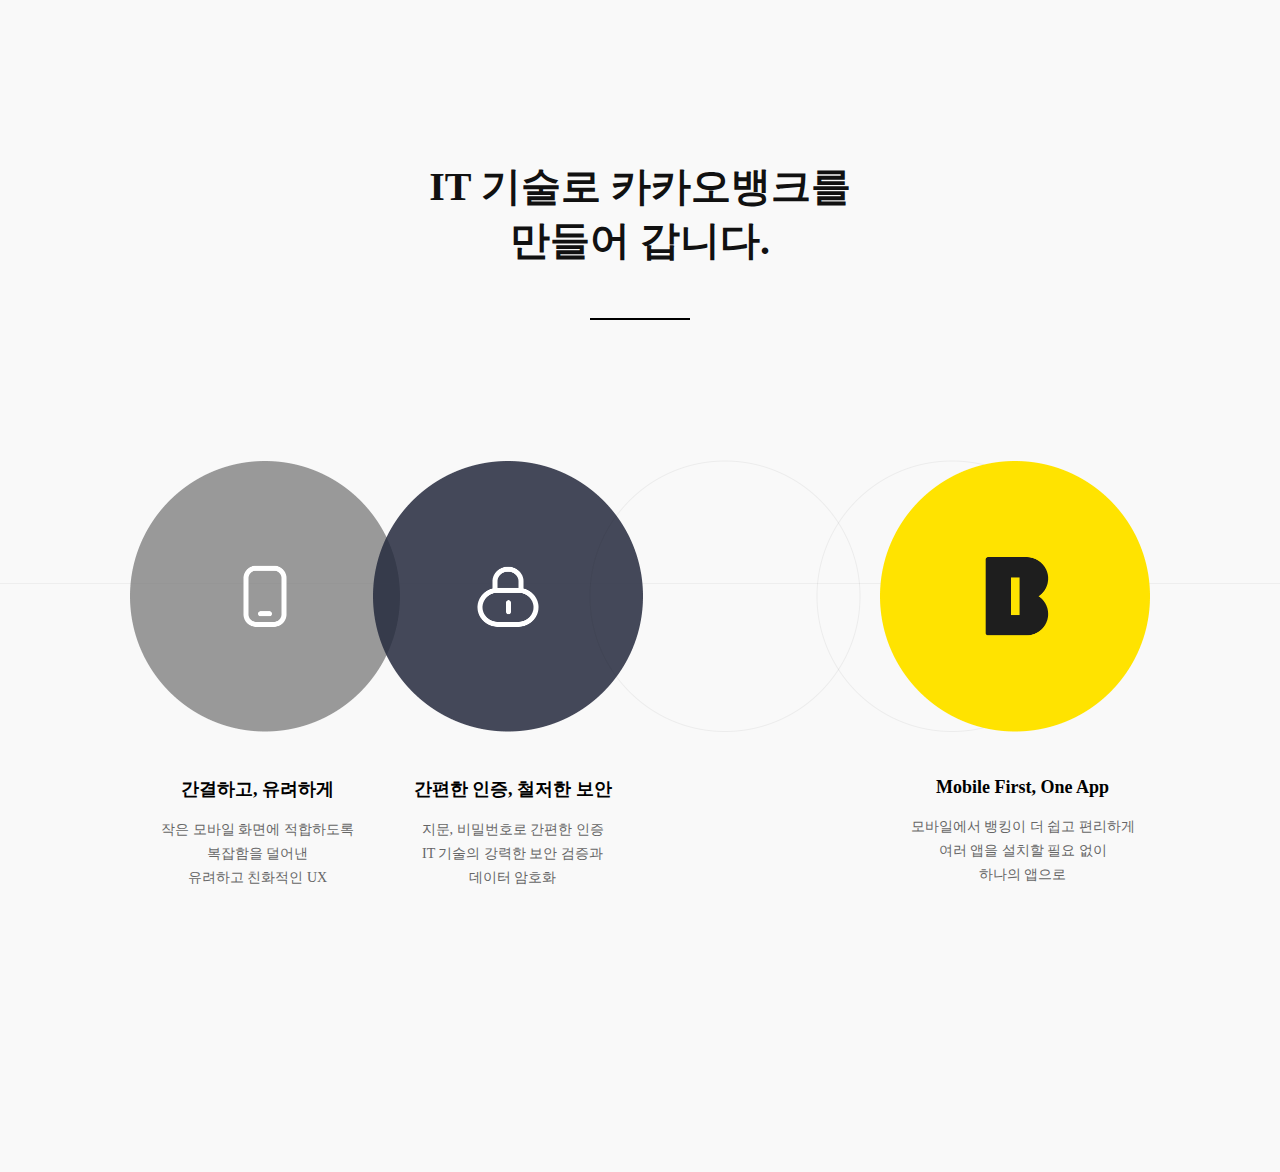
<file: sections/itSkill.html>
<!DOCTYPE html>
<html lang="en">
<head>
  <meta charset="UTF-8">
  <meta name="viewport" content="width=device-width, initial-scale=1.0">
  <title>카카오뱅크 모작</title>
  <!-- 제이쿼리 -->
  <script src="https://cdnjs.cloudflare.com/ajax/libs/jquery/3.7.1/jquery.min.js"></script>
  <!-- 폰트어썸 -->
  <link rel="stylesheet" href="https://cdnjs.cloudflare.com/ajax/libs/font-awesome/6.5.2/css/all.min.css" />
</head>
<body>
  <div class="itskill_box con-min-width">
    <div class="con">
      <h3>IT 기술로 카카오뱅크를<br>만들어 갑니다.</h3>

      <div class="divider"></div>

      <div class="txt_box">
        <div class="bg_divider"></div>
        <div class="img-box">
          <img src="/kakaobank_imgs/imgi_15_home_it.png" alt="">
        </div>

        <ul class="flex">
          <li>
            <strong>간결하고, 유려하게</strong>
            <p>
              작은 모바일 화면에 적합하도록
              <br>
              복잡함을 덜어낸
              <br>
              유려하고 친화적인 UX
            </p>
          </li>

          <li>
            <strong>간편한 인증, 철저한 보안</strong>
            <p>
              지문, 비밀번호로 간편한 인증
              <br>
              IT 기술의 강력한 보안 검증과
              <br>
              데이터 암호화
            </p>
          </li>

          <li class="flex-grow-1"></li>

          <li>
            <strong>Mobile First, One App</strong>
            <p>
              모바일에서 뱅킹이 더 쉽고 편리하게
              <br>
              여러 앱을 설치할 필요 없이
              <br>
              하나의 앱으로
            </p>
          </li>
        </ul>
      </div>
    </div>
  </div>

  <style>
    /* 노말라이즈 */
    body, ul, li {
      margin: 0;
      padding: 0;
      list-style-type: none;
    }
    
    a {
      color: inherit;
      text-decoration: none;
    }

    /* 라이브러리 */
    .border-red {
      border: 5px solid red;
    }

    .border-blue {
      border: 5px solid blue;
    }

    .border-black {
      border: 5px solid black;
    }

    .border-green {
      border: 5px solid green;
    }

    .flex {
      display: flex;
    }

    .flex-jc-c {
      justify-content: center;
    }

    .flex-ai-c {
      align-items: center;
    }

    .flex-as-c {
      align-self: center;
    }

    .flex-grow-1 {
      flex-grow: 1;
    }

    .block {
      display: block;
    }

    .height-100p {
      height: 100%;
    }

    .con {
      margin-left: auto;
      margin-right: auto;
    }

    .img-box > img {
      width: 100%;
      display: block;
    }

    .ico {
      background-color: white;
      width: 24px;
      height: 24px;
      display: block;
      background-image: url(https://kakaobank.com/static/images/web/img_kabang_250717.png);
    }

    .relative {
      position: relative;
    }

    /* 커스텀 */
    .con-min-width {
      min-width: 1080px;
    }

    .con {
      width: 1080px;
    }

    ::selection {
      background-color: #ffe400;
    }

    /* ------------- IT 기술 박스 시작 ------------- */
    .itskill_box {
      background-color: #f9f9f9;
      padding-bottom: 230px;
      padding-top: 160px;
    }

    .itskill_box h3 {
      margin: 0;
      font-size: 40px;
      line-height: 1.35;
      text-align: center;
      color: #111;
    }

    .itskill_box .divider {
      width: 100px;
      height: 2px;
      background-color: #000;
      margin: 50px auto 140px;
    }

    .itskill_box .txt_box .bg_divider {
      position: absolute;
      width: 100%;
      height: 1px;
      background-color: #eee;
      top: 583px;
      left: 0;
    }

    .itskill_box .txt_box .img-box {
      position: relative;
    }

    .itskill_box .txt_box .img-box,
    .itskill_box .txt_box ul {
      width: 1020px;
      margin: 0 auto;
    }

    .itskill_box .txt_box ul > li {
      width: 25%;
      height: 210px;
      text-align: center;
    }

    .itskill_box .txt_box ul > li > strong {
      display: block;
      margin: 45px 0 17px;
      font-size: 18px;
    }

    .itskill_box .txt_box ul > li > p {
      font-size: 14px;
      line-height: 24px;
      color: #666;
    }
    /* ------------- IT 기술 박스 끝 ------------- */
  </style>
</body>
</html>
</file>
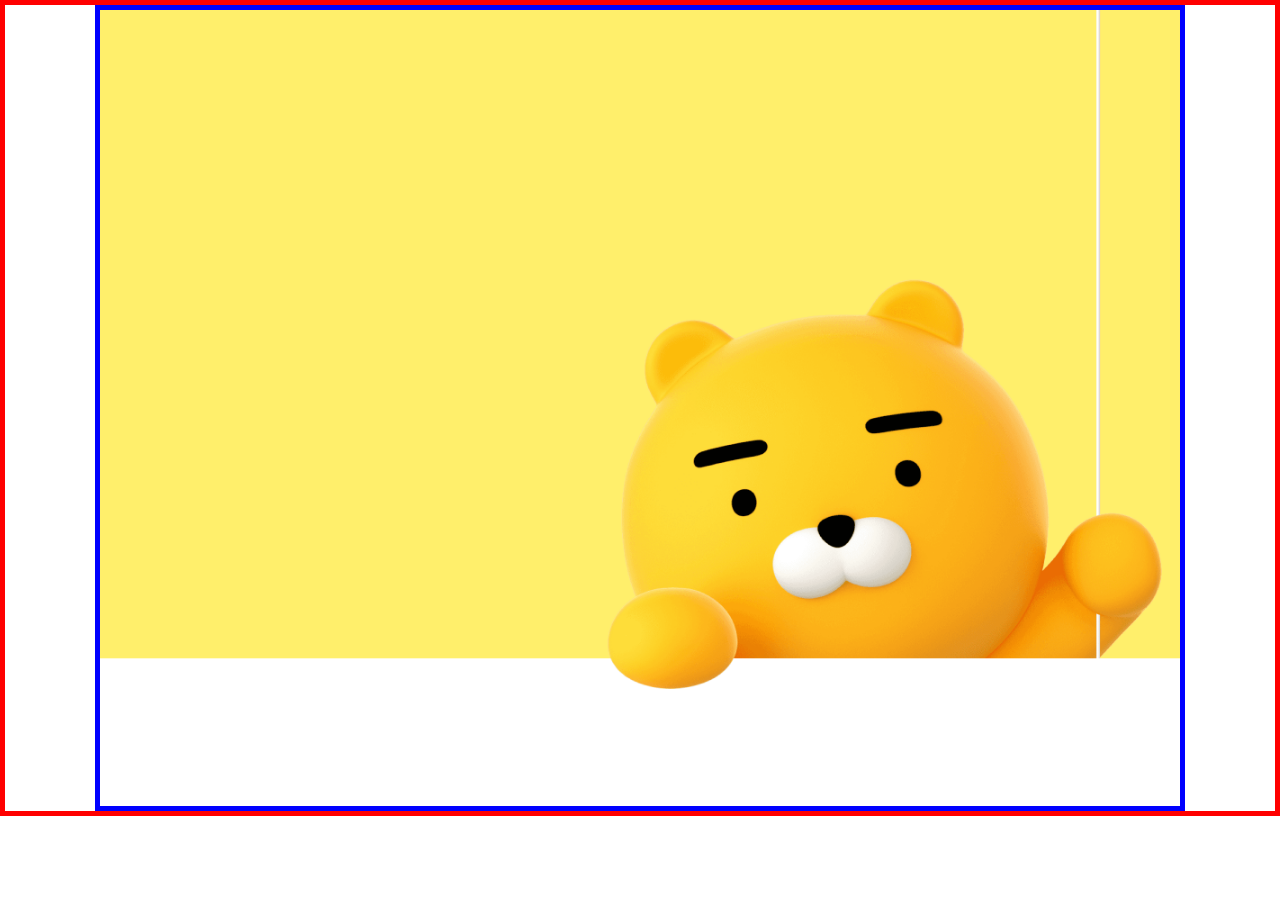
<file: sections/mainBanner.html>
<!DOCTYPE html>
<html lang="en">
<head>
  <meta charset="UTF-8">
  <meta name="viewport" content="width=device-width, initial-scale=1.0">
  <title>카카오뱅크 모작</title>
  <!-- 폰트어썸 -->
  <link rel="stylesheet" href="https://cdnjs.cloudflare.com/ajax/libs/font-awesome/6.5.2/css/all.min.css" />
</head>
  <!-- 제이쿼리 -->
  <script src="https://cdnjs.cloudflare.com/ajax/libs/jquery/3.6.0/jquery.min.js"></script> 
<body>

  <div class="main_banner con-min-width border-red">
    <div class="con img-box border-blue">
      <img src="../kakaobank_imgs/imgi_21_main-bg3.png" alt="">
    </div> 
  </div>
  

  <style>
    /* 노말라이즈 */
    body, ul, li {
      margin: 0;
      padding: 0;
      list-style-type: none;
    }
    
    a {
      color: inherit;
      text-decoration: none;
    }

    /* 라이브러리 */
    .border-red {
      border: 5px solid red;
    }

    .border-blue {
      border: 5px solid blue;
    }

    .border-black {
      border: 5px solid black;
    }

    .border-green {
      border: 5px solid green;
    }

    .flex {
      display: flex;
    }

    .flex-jc-c {
      justify-content: center;
    }

    .flex-ai-c {
      align-items: center;
    }

    .flex-as-c {
      align-self: center;
    }

    .flex-grow-1 {
      flex-grow: 1;
    }

    .block {
      display: block;
    }

    .height-100p {
      height: 100%;
    }

    .con {
      margin-left: auto;
      margin-right: auto;
    }

    .img-box > img {
      width: 100%;
      display: block;
    }

    /* 커스텀 */
    .con-min-width {
      min-width: 1080px;
    }

    .con {
      width: 1080px;
    }

    ::selection {
      background-color: #ffe400;
    }

    /* ------------- 메인배너 시작 ------------- */

    /* ------------- 메인배너 끝 ------------- */
    
  </style>
</body>
</html>
</file>
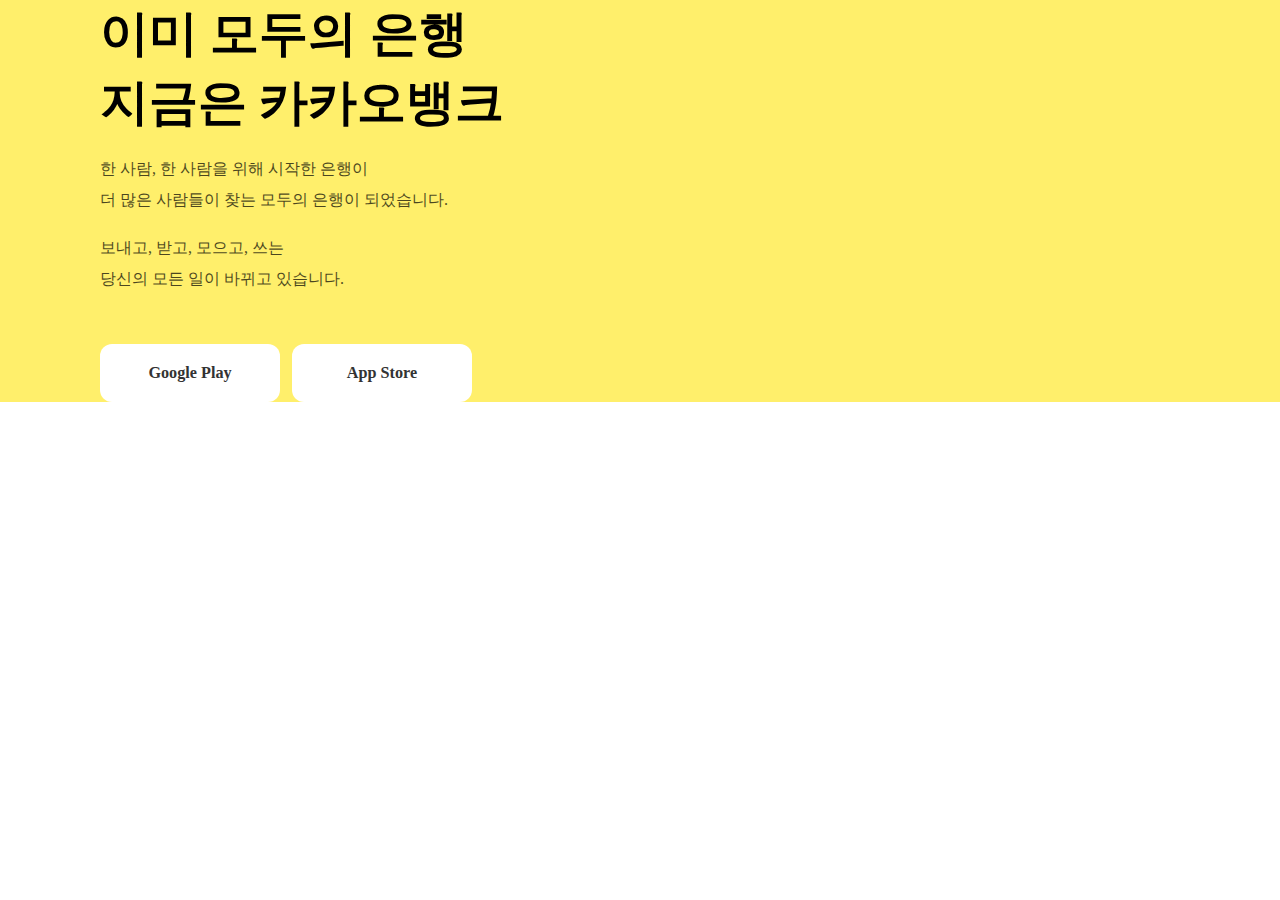
<file: sections/mainBanner_copy.html>
<!DOCTYPE html>
<html lang="en">
<head>
  <meta charset="UTF-8">
  <meta name="viewport" content="width=device-width, initial-scale=1.0">
  <title>카카오뱅크 모작</title>
  <!-- 폰트어썸 -->
  <link rel="stylesheet" href="https://cdnjs.cloudflare.com/ajax/libs/font-awesome/6.5.2/css/all.min.css" />
</head>
  <!-- 제이쿼리 -->
  <script src="https://cdnjs.cloudflare.com/ajax/libs/jquery/3.6.0/jquery.min.js"></script> 
<body>

  <div class="main_banner con-min-width">
    <div class="bg"></div>
    <div class="con text_box">
      <h3>이미 모두의 은행<br>지금은 카카오뱅크</h3>

      <p>
      한 사람, 한 사람을 위해 시작한 은행이
      <br>
      더 많은 사람들이 찾는 모두의 은행이 되었습니다.
      </p>

      <p>
      보내고, 받고, 모으고, 쓰는
      <br>
      당신의 모든 일이 바뀌고 있습니다.
      </p>

      <ul class="btns flex">
        <li><a href="#">Google Play</a></li>
        <li><a href="#">App Store</a></li>
      </ul>

    </div> 
  </div>
  

  <style>
    /* 노말라이즈 */
    body, ul, li {
      margin: 0;
      padding: 0;
      list-style-type: none;
    }
    
    a {
      color: inherit;
      text-decoration: none;
    }

    /* 라이브러리 */
    .border-red {
      border: 5px solid red;
    }

    .border-blue {
      border: 5px solid blue;
    }

    .border-black {
      border: 5px solid black;
    }

    .border-green {
      border: 5px solid green;
    }

    .flex {
      display: flex;
    }

    .flex-jc-c {
      justify-content: center;
    }

    .flex-ai-c {
      align-items: center;
    }

    .flex-as-c {
      align-self: center;
    }

    .flex-grow-1 {
      flex-grow: 1;
    }

    .block {
      display: block;
    }

    .height-100p {
      height: 100%;
    }

    .con {
      margin-left: auto;
      margin-right: auto;
    }

    .img-box > img {
      width: 100%;
      display: block;
    }

    /* 커스텀 */
    .con-min-width {
      min-width: 1080px;
    }

    .con {
      width: 1080px;
    }

    ::selection {
      background-color: #ffe400;
    }

    /* ------------- 메인배너 시작 ------------- */
    .main_banner {
      position: relative;
      background-color: #ffef6b;
    }

    .main_banner > .text_box > h3 {
      margin: 0;
      font-size: 49px;
      line-height: 1.4;
    }

    .main_banner > .text_box > p {
      font-size: 16px;
      line-height: 1.95;
      opacity: .7;
    }

    .main_banner > .text_box > .btns {
      margin-top: 50px; 
    }

    .main_banner > .text_box > .btns > li:first-child {
      padding-right: 12px;
    }

    .main_banner > .text_box > .btns > li > a {
      display: block;
      width: 178px;
      height: 56px;
      border: 1px solid rgba(255,255,255,.3);
      border-radius: 12px;
      font-size: 16.2px;
      font-weight: bold;
      line-height: 56px;
      color: #333;
      background-color: #fff;
      text-align: center;
    }
 

    /* ------------- 메인배너 끝 ------------- */
    
  </style>
</body>
</html>
</file>
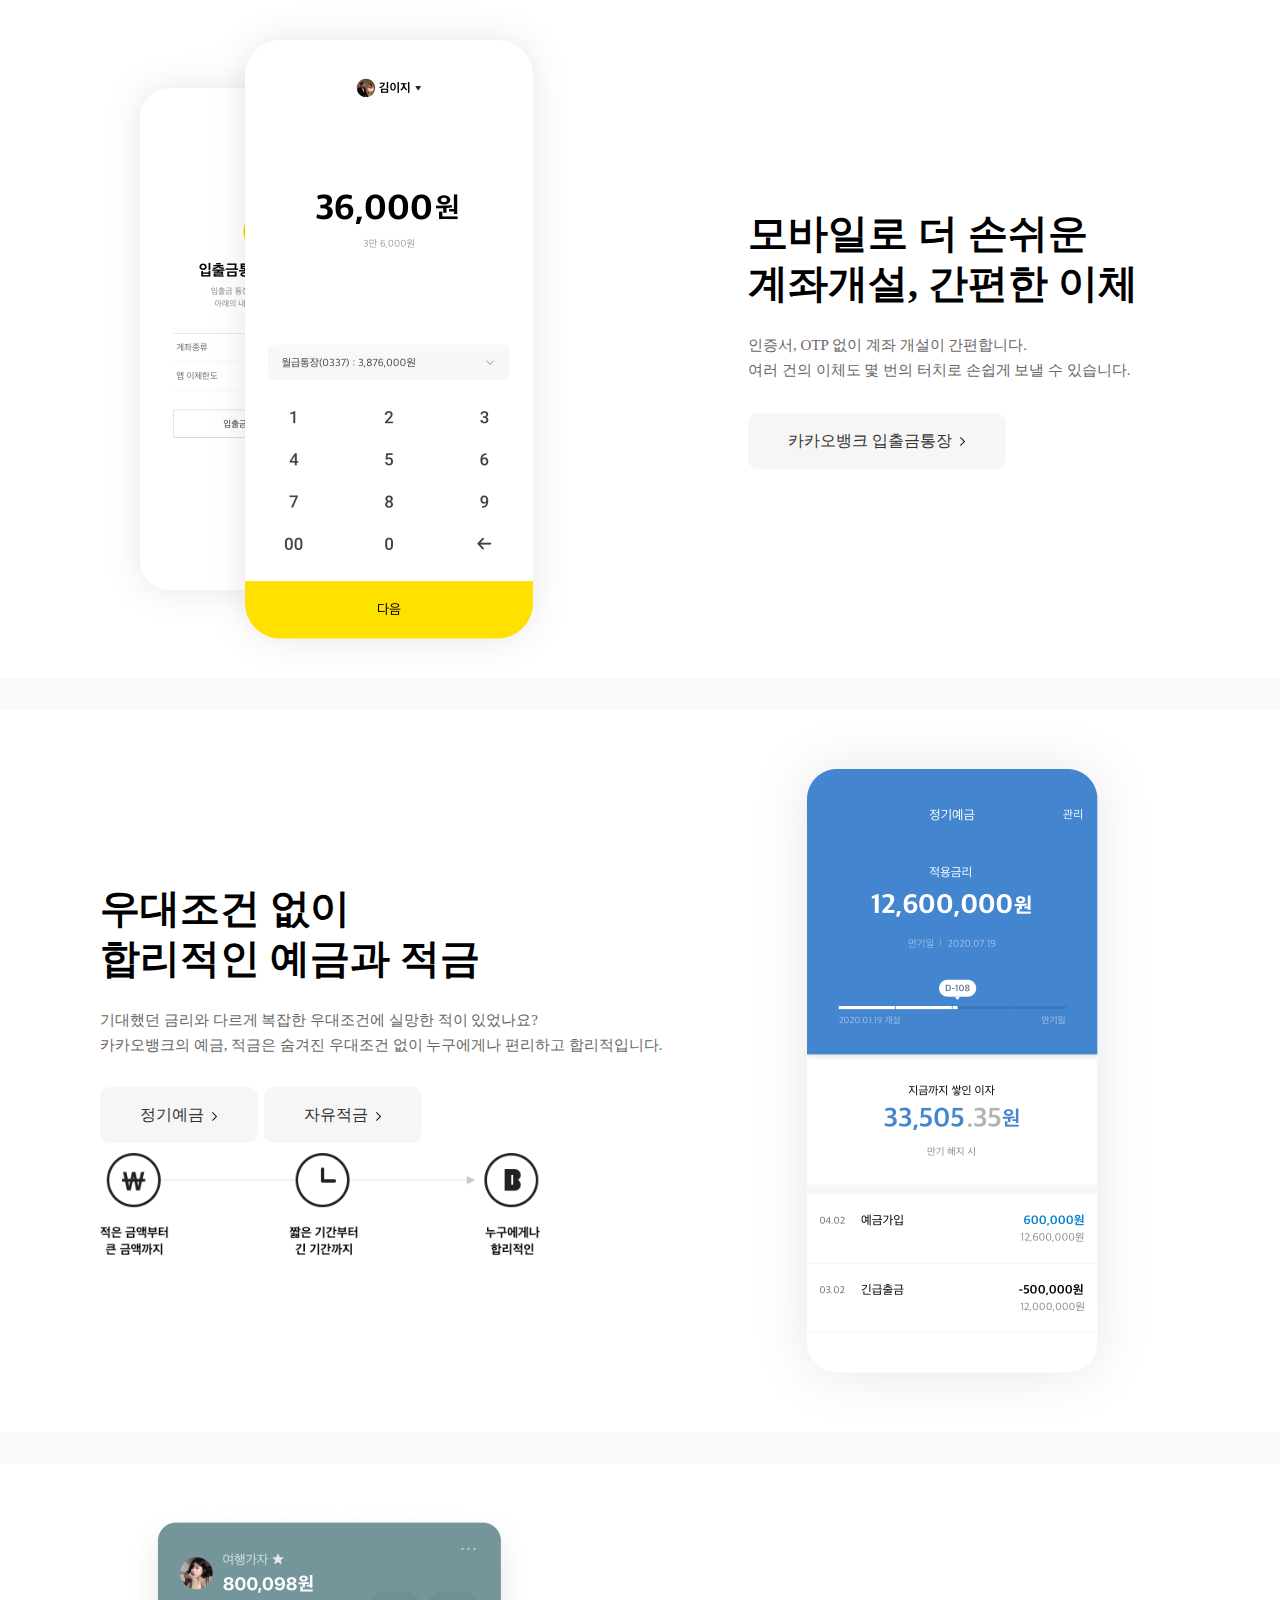
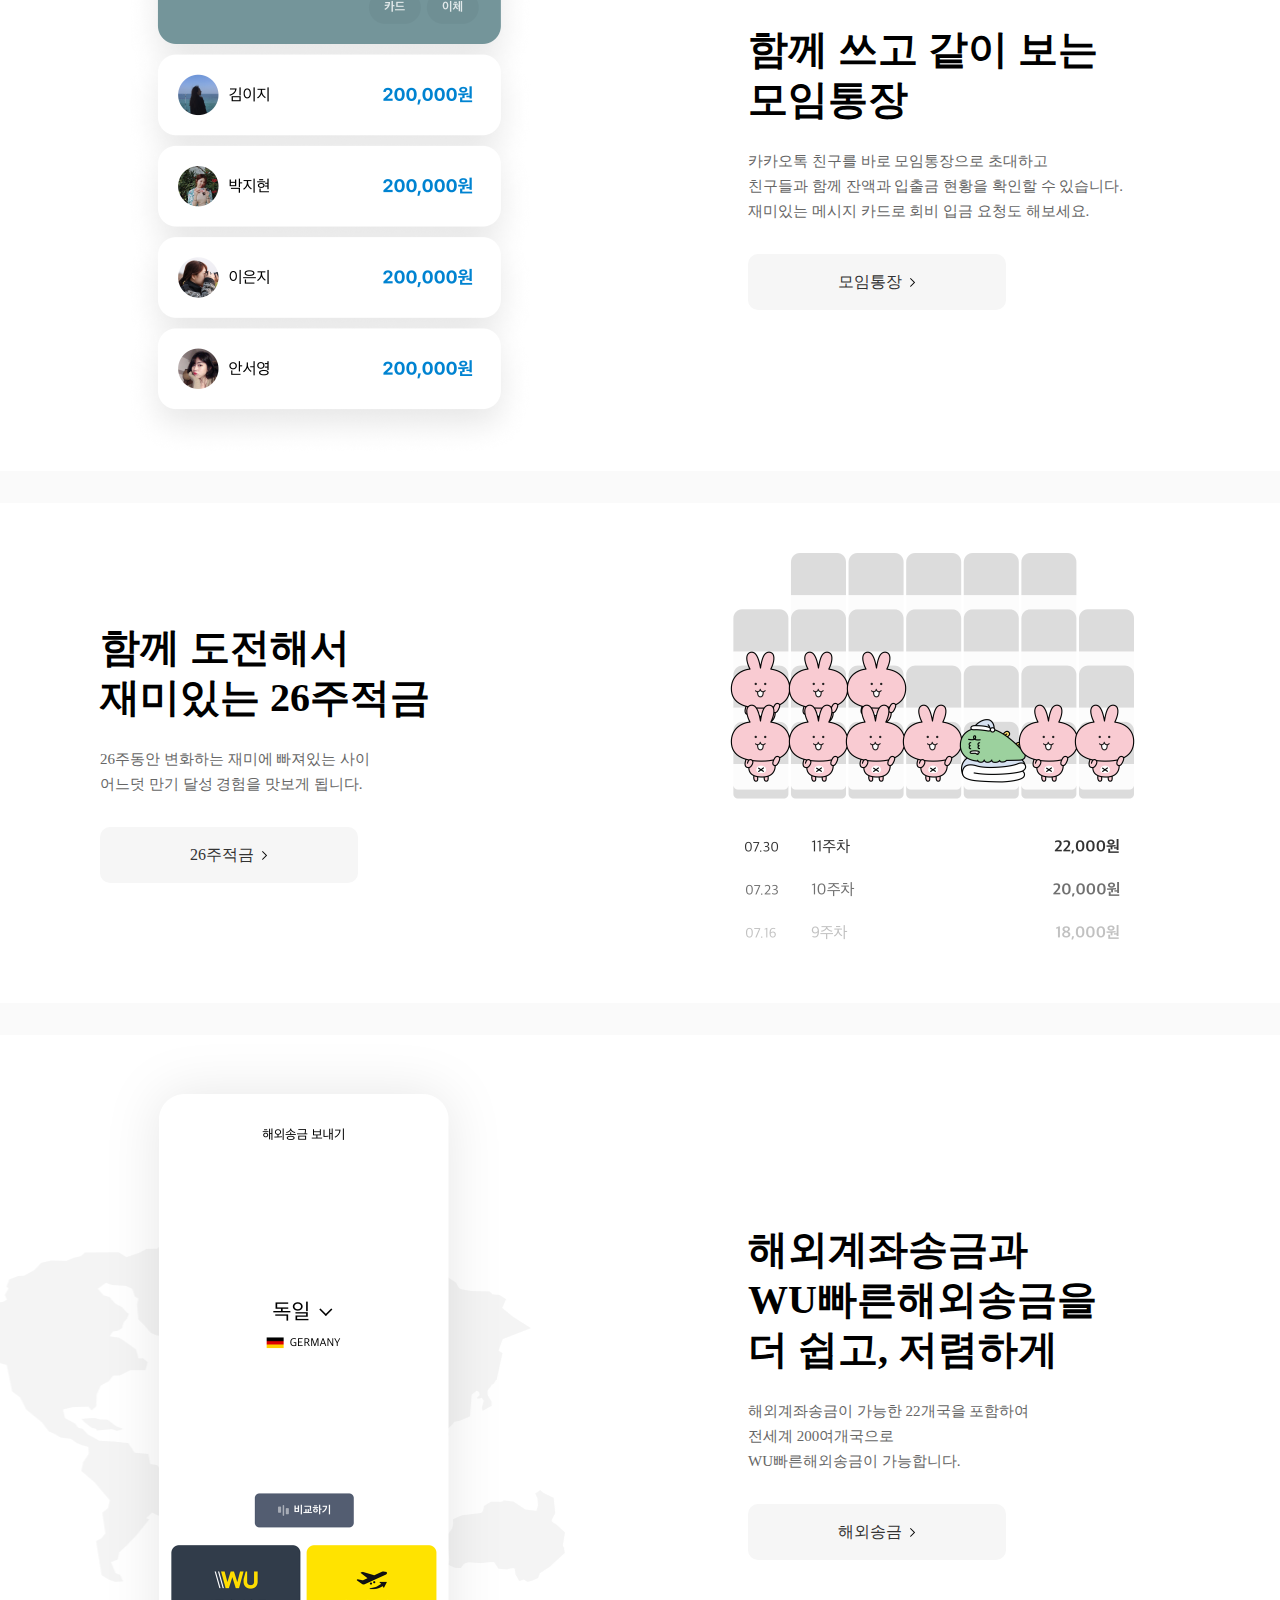
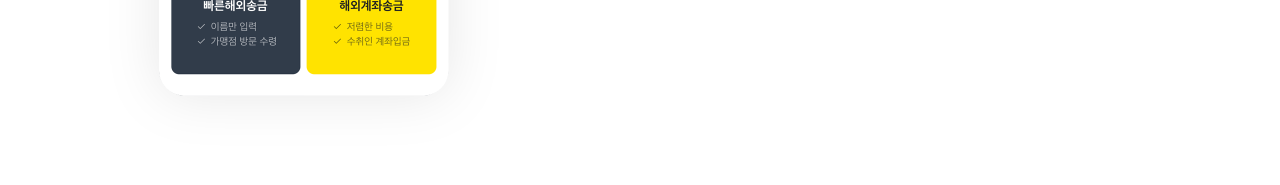
<file: sections/mdSection.html>
<!DOCTYPE html>
<html lang="en">

<head>
  <meta charset="UTF-8">
  <meta name="viewport" content="width=device-width, initial-scale=1.0">
  <title>카카오뱅크 모작</title>
  <!-- 폰트어썸 -->
  <link rel="stylesheet" href="https://cdnjs.cloudflare.com/ajax/libs/font-awesome/6.5.2/css/all.min.css" />
</head>
<!-- 제이쿼리 -->
<script src="https://cdnjs.cloudflare.com/ajax/libs/jquery/3.6.0/jquery.min.js"></script>

<body>
  <section class="md_sec md_sec_1 con">
    <div>
      <div class="img-box">
        <img src="/kakaobank_imgs/imgi_1_main-withdrawal.png" alt="">
      </div>
    </div>

    <div>
      <div class="txt_box">
        <h3>모바일로 더 손쉬운<br>계좌개설, 간편한 이체</h3>
        <p>
          인증서, OTP 없이 계좌 개설이 간편합니다.
          <br>
          여러 건의 이체도 몇 번의 터치로 손쉽게 보낼 수 있습니다.
        </p>

        <div class="btn_box">
          <a href="#">
            카카오뱅크 입출금통장
            <img src="/kakaobank_imgs/imgi_2_home_arr.png" alt="">
          </a>
        </div>
      </div>
    </div>
  </section>
  <div class="md_divider"></div>

  <section class="md_sec md_sec_2 con">
    <div>
      <div class="txt_box">
        <h3>우대조건 없이<br>합리적인 예금과 적금</h3>
        <p>
          기대했던 금리와 다르게 복잡한 우대조건에 실망한 적이 있었나요?
          <br>
          카카오뱅크의 예금, 적금은 숨겨진 우대조건 없이 누구에게나 편리하고 합리적입니다.
        </p>

        <div class="btn_box">
          <a href="#">
            정기예금
            <img src="/kakaobank_imgs/imgi_2_home_arr.png" alt="">
          </a>
          <a href="#">
            자유적금
            <img src="/kakaobank_imgs/imgi_2_home_arr.png" alt="">
          </a>
        </div>

        <div class="img-box-1">
          <img src="/kakaobank_imgs/imgi_3_main-savings-money.png" alt="">
        </div>
      </div>
    </div>
    <div>
      <div class="img-box">
        <img src="/kakaobank_imgs/imgi_4_main-savings.png" alt="">
      </div>
    </div>
  </section>
  <div class="md_divider"></div>

  <section class="md_sec md_sec_3 con">
    <div>
      <div class="img-box">
        <img src="/kakaobank_imgs/imgi_5_main-moim.png" alt="">
      </div>
    </div>
    <div>
      <div class="txt_box">
        <h3>함께 쓰고 같이 보는<br>모임통장</h3>
        <p>
          카카오톡 친구를 바로 모임통장으로 초대하고
          <br>
          친구들과 함께 잔액과 입출금 현황을 확인할 수 있습니다.
          <br>
          재미있는 메시지 카드로 회비 입금 요청도 해보세요.
        </p>
        <div class="btn_box">
          <a href="#">
            모임통장
            <img src="/kakaobank_imgs/imgi_2_home_arr.png" alt="">
          </a>
        </div>
      </div>
    </div>
  </section>
  <div class="md_divider"></div>

  <section class="md_sec md_sec_4 con">
    <div>
      <div class="txt_box">
        <h3>함께 도전해서<br>재미있는 26주적금</h3>
        <p>
          26주동안 변화하는 재미에 빠져있는 사이
          <br>
          어느덧 만기 달성 경험을 맛보게 됩니다.
        </p>
        <div class="btn_box">
          <a href="#">
            26주적금
            <img src="/kakaobank_imgs/imgi_2_home_arr.png" alt="">
          </a>
        </div>
      </div>
    </div>

    <div>
      <div class="img-box">
        <img src="/kakaobank_imgs/imgi_6_main-26weeks.png" alt="">
      </div>
    </div>
  </section>
  <div class="md_divider"></div>

  <div class="md_sec_5_wrap">
    <section class="md_sec md_sec_5 con">
      <div>
        <div class="img-box">
          <img src="/kakaobank_imgs/imgi_7_main-foreignRemittance-new.png" alt="">
        </div>
      </div>

      <div>
        <div class="txt_box">
          <h3>해외계좌송금과
            <br>
            WU빠른해외송금을
            <br>
            더 쉽고, 저렴하게
          </h3>
          <p>
            해외계좌송금이 가능한 22개국을 포함하여
            <br>
            전세계 200여개국으로
            <br>
            WU빠른해외송금이 가능합니다.
          </p>
          <div class="btn_box">
            <a href="#">
              해외송금
              <img src="/kakaobank_imgs/imgi_2_home_arr.png" alt="">
            </a>
          </div>
        </div>
      </div>
    </section>
  </div>


  <style>
    /* 노말라이즈 */
    body,
    ul,
    li {
      margin: 0;
      padding: 0;
      list-style-type: none;
    }

    a {
      color: inherit;
      text-decoration: none;
    }

    /* 라이브러리 */
    .border-red {
      border: 5px solid red;
    }

    .border-blue {
      border: 5px solid blue;
    }

    .border-black {
      border: 5px solid black;
    }

    .border-green {
      border: 5px solid green;
    }

    .flex {
      display: flex;
    }

    .flex-jc-c {
      justify-content: center;
    }

    .flex-ai-c {
      align-items: center;
    }

    .flex-as-c {
      align-self: center;
    }

    .flex-grow-1 {
      flex-grow: 1;
    }

    .block {
      display: block;
    }

    .height-100p {
      height: 100%;
    }

    .con {
      margin-left: auto;
      margin-right: auto;
    }

    .img-box>img {
      width: 100%;
      display: block;
    }

    .ico {
      background-color: #fff;
      width: 24px;
      height: 24px;
      display: block;
      background-image: url(https://kakaobank.com/static/images/web/img_kabang_250717.png);
    }

    .relative {
      position: relative;
    }

    /* 커스텀 */
    .con-min-width {
      min-width: 1080px;
    }

    .con {
      width: 1080px;
    }

    ::selection {
      background-color: #ffe400;
    }

    /* ------------- 중간섹션 시작 ------------- */
    /* 공통섹션 시작 */
    .md_sec {
      min-height: 500px;
      display: flex;
    }

    .md_sec>div:first-child {
      width: 60%;
      display: flex;
      align-items: center;
    }

    .md_sec>div:last-child {
      flex-grow: 1;
      display: flex;
      align-items: center;
    }

    .md_divider {
      height: 32px;
      background-color: #fafafa;
    }

    .md_sec .txt_box>h3 {
      font-size: 40px;
      line-height: 1.25;
      margin: 0;
    }

    .md_sec .txt_box>p {
      margin-top: 24px;
      font-size: 15px;
      line-height: 1.65;
      color: #666;
    }

    .md_sec .txt_box>.btn_box {
      margin-top: 30px;
      display: flex;
    }

    .md_sec .txt_box>.btn_box>a {
      display: block;
      width: 258px;
      height: 56px;
      font-size: 16px;
      line-height: 56px;
      color: #333;
      background-color: #f6f6f6;
      border-radius: 10px;
      display: flex;
      justify-content: center;
      align-items: center;
    }

    .md_sec .txt_box>.btn_box>a>img {
      width: 6px;
      height: 9px;
      margin: 2px 0 0 8px;
    }

    /* 공통섹션 끝 */

    /* 섹션 1 시작 */
    .md_sec_1 .img-box {
      width: 473px;
    }
    /* 섹션 1 끝 */

    /* 섹션 2 시작 */
    .md_sec_2 .img-box {
      width: 409px;
    }

    .md_sec_2 .txt_box>.btn_box>a {
      width: 158px;
      margin-right: 6px;
    }

    .md_sec_2 .txt_box>.img-box-1 {
      width: 440px;
      margin-top: 10px;
    }

    .md_sec_2 .txt_box>.img-box-1>img {
      display: block;
      width: 100%;
    }
    /* 섹션 2 끝 */

    /* 섹션 3 시작 */
    .md_sec_3 .img-box {
      width: 459px;
    }
    /* 섹션 3 끝 */

    /* 섹션 4 시작 */
    .md_sec_4 .img-box {
      width: 492px;
    }
    /* 섹션 4 끝 */

    /* 섹션 5 시작 */
    .md_sec_5_wrap {
      height: 750px;
      background: #fff url(/kakaobank_imgs/imgi_23_home_map.png) no-repeat -12% 50%;
    }

    .md_sec_5 .img-box {
      width: 408px;
    }
    /* 섹션 5 끝 */

    /* ------------- 중간섹션 끝 ------------- */
  </style>
</body>
</html>
</file>
